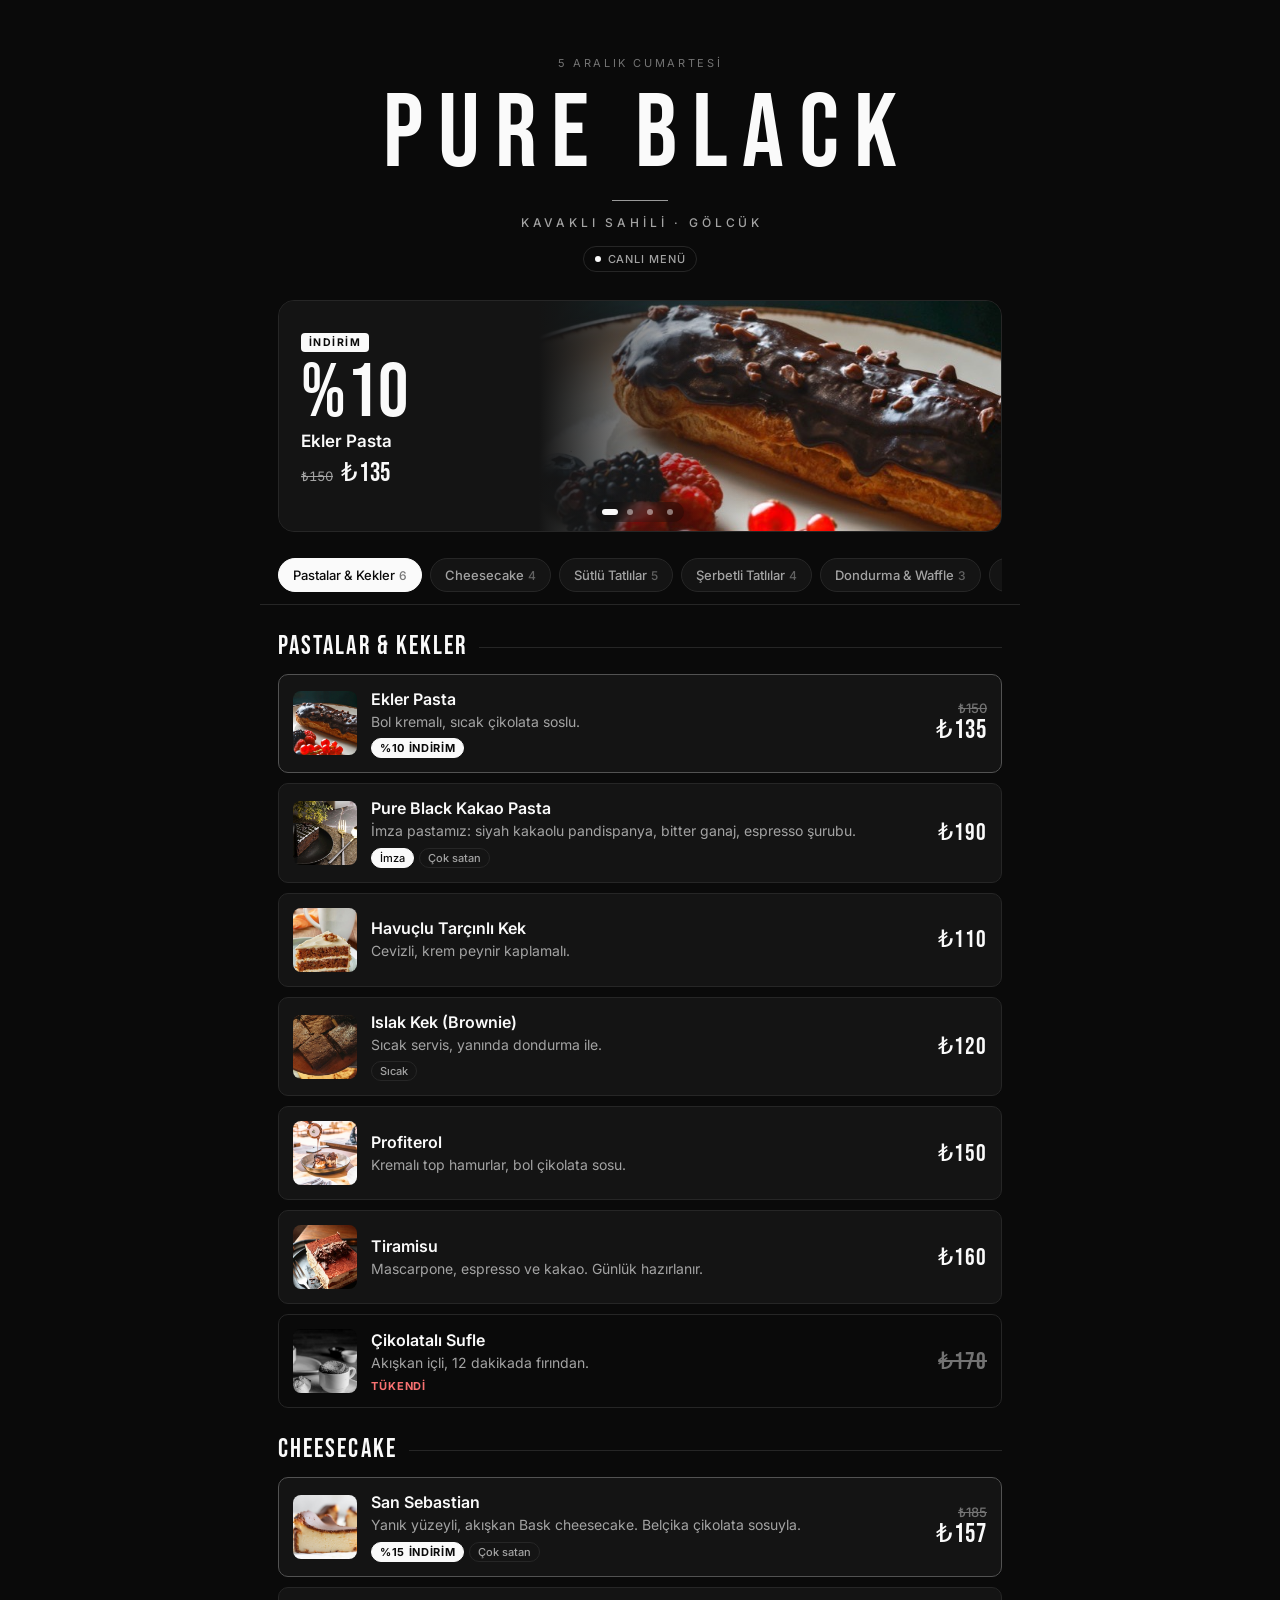
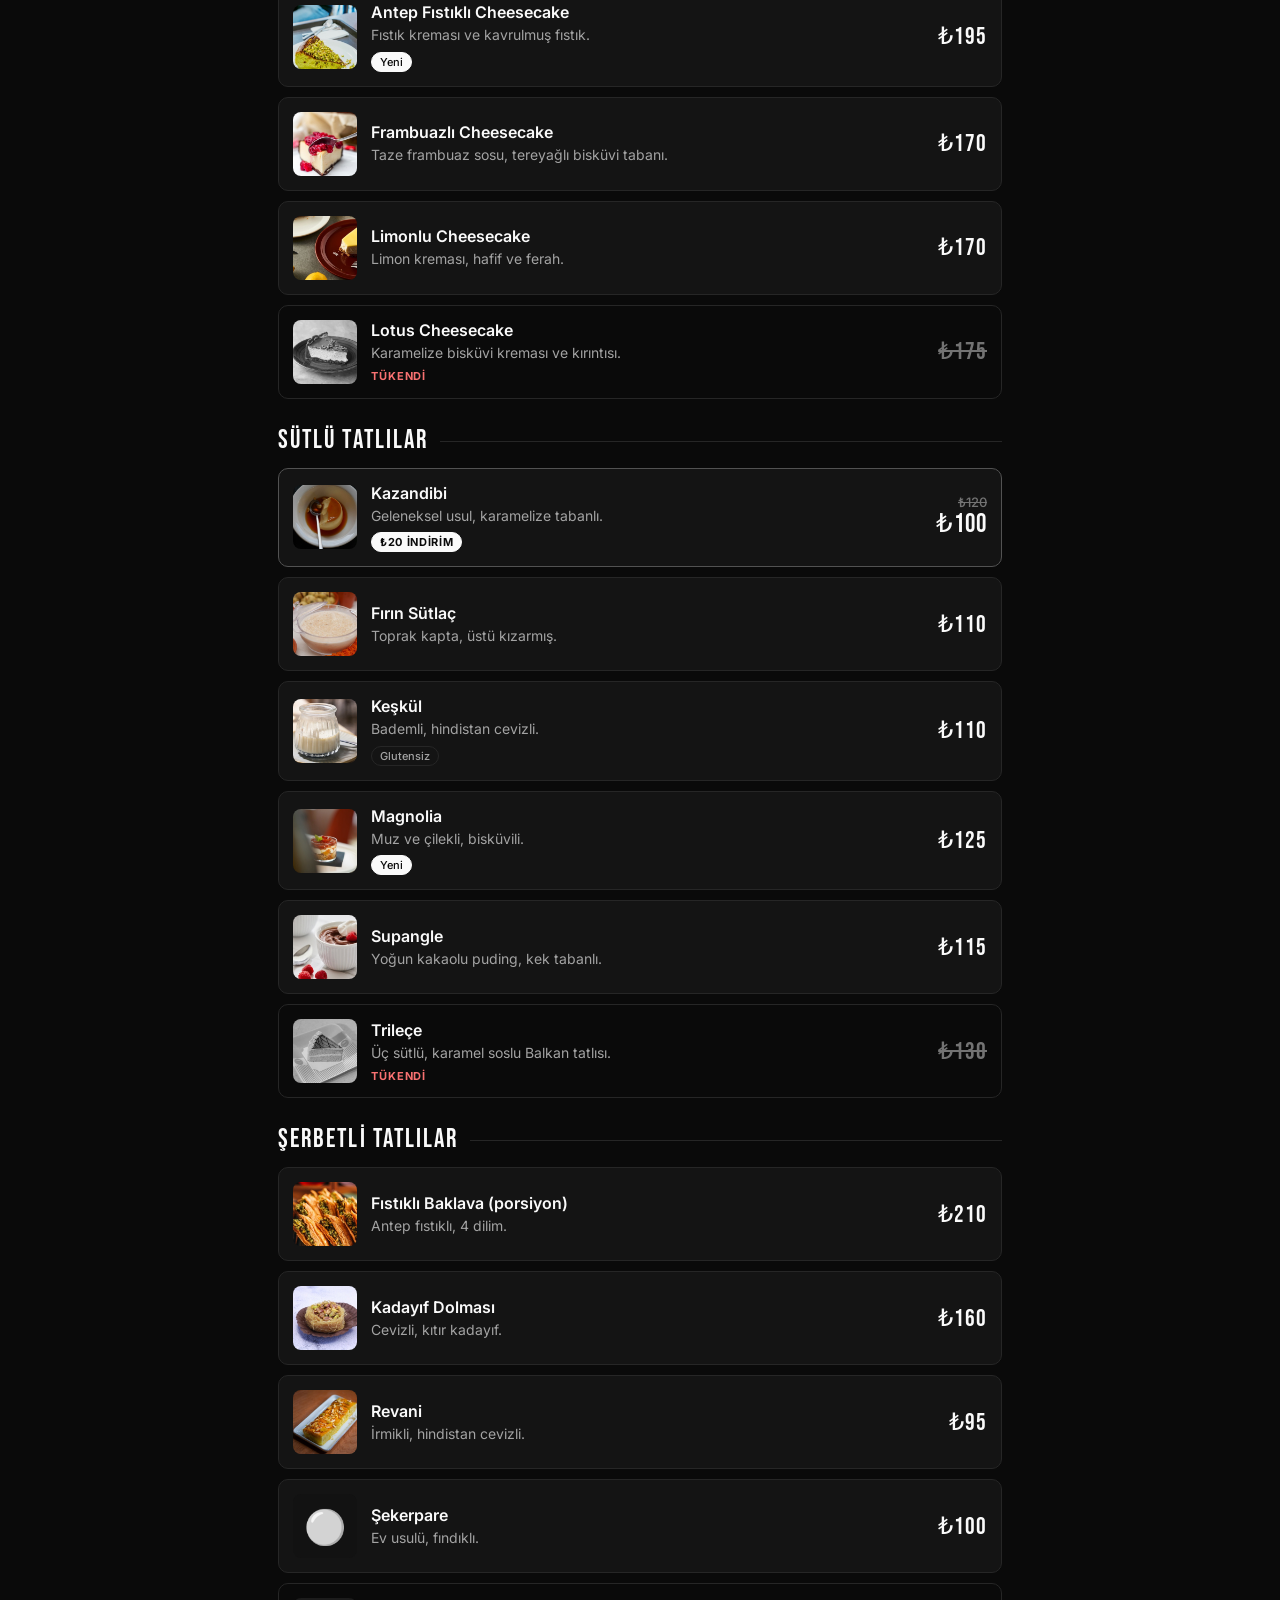
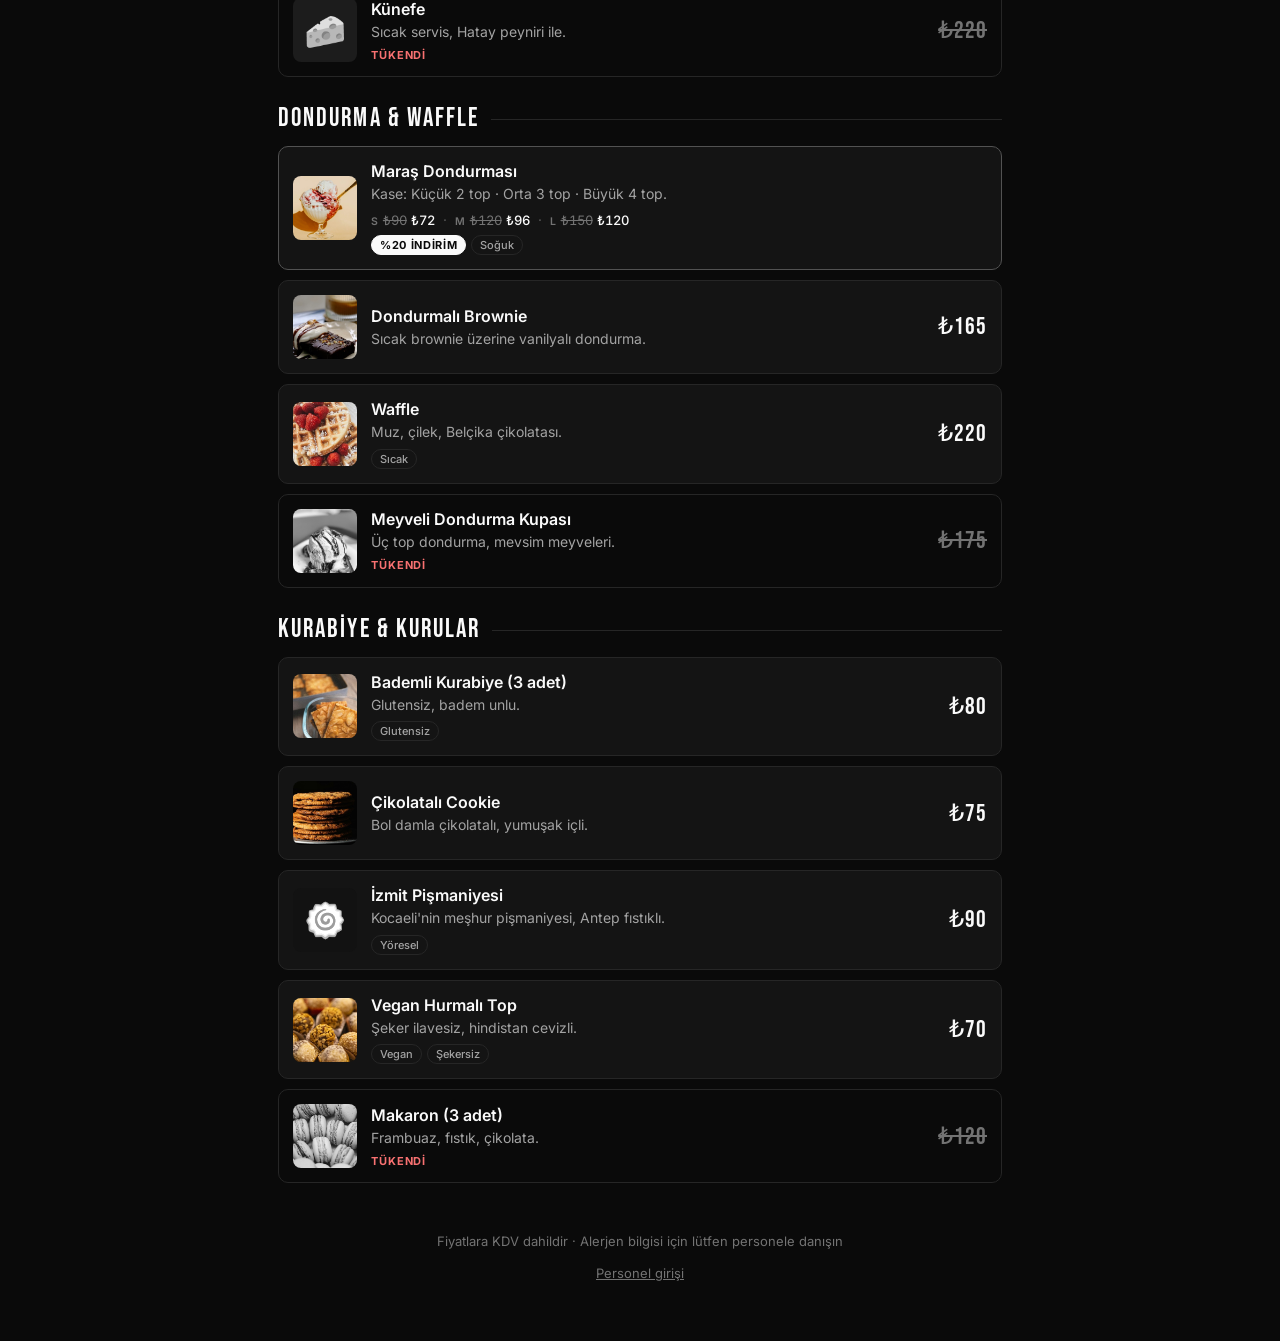
<file: index.html>
<!DOCTYPE html>
<html lang="tr">
<head>
  <meta charset="UTF-8" />
  <meta name="viewport" content="width=device-width, initial-scale=1" />
  <meta name="theme-color" content="#0a0a0a" />
  <title>Pure Black · Menü</title>
  <link rel="icon" type="image/svg+xml" href="favicon.svg" />
  <link rel="stylesheet" href="css/style.css" />
</head>
<body class="theme-dark">
  <main class="menu-wrap">
    <header class="hero">
      <div class="date" id="date"></div>
      <h1 id="cafeName">…</h1>
      <div class="rule"></div>
      <p id="tagline"></p>
      <div class="live" id="live">Canlı menü</div>
    </header>

    <section class="promo" id="promo" hidden aria-label="İndirimdeki tatlılar"></section>

    <div class="menu-nav" id="menuNav">
      <nav class="chips" id="chips" aria-label="Alt sekmeler"></nav>
    </div>
    <div id="menu"></div>

    <footer class="foot">
      Fiyatlara KDV dahildir · Alerjen bilgisi için lütfen personele danışın
      <br /><br /><a href="admin.html">Personel girişi</a>
    </footer>
  </main>

  <script type="module" src="js/menu.js"></script>
</body>
</html>
</file>
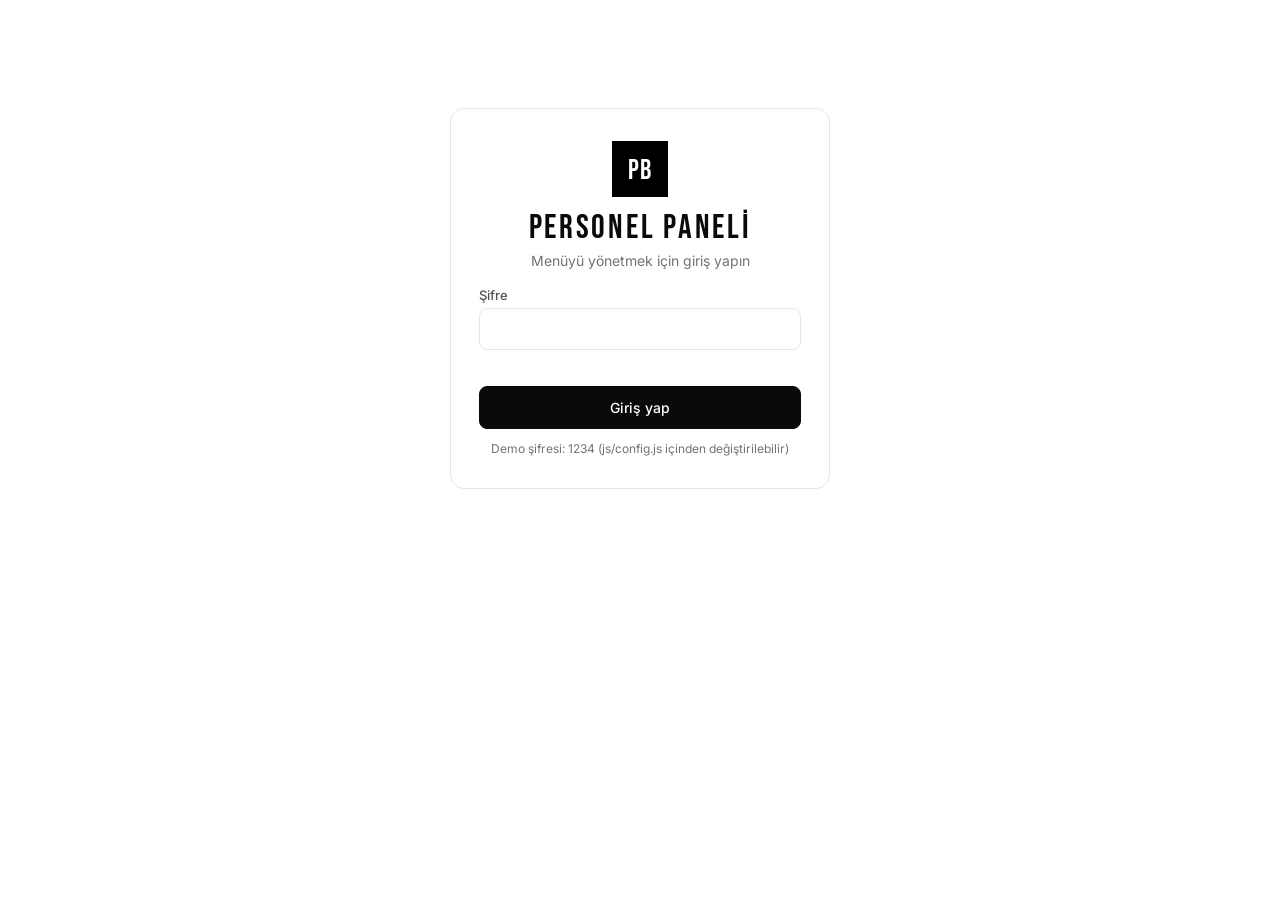
<file: admin.html>
<!DOCTYPE html>
<html lang="tr">
<head>
  <meta charset="UTF-8" />
  <meta name="viewport" content="width=device-width, initial-scale=1" />
  <meta name="robots" content="noindex" />
  <meta name="theme-color" content="#ffffff" />
  <title>Personel Paneli · Pure Black</title>
  <link rel="icon" type="image/svg+xml" href="favicon.svg" />
  <link rel="stylesheet" href="css/style.css" />
</head>
<body>
  <!-- GİRİŞ -->
  <section id="loginView" class="login hidden">
    <div class="logo-mark">PB</div>
    <h1>Personel Paneli</h1>
    <p>Menüyü yönetmek için giriş yapın</p>
    <form id="loginForm">
      <label class="field hidden" id="emailField"><span>E-posta</span><input type="email" name="email" autocomplete="username" /></label>
      <label class="field"><span id="passLabel">Şifre</span><input type="password" name="pass" required autocomplete="current-password" inputmode="numeric" /></label>
      <div class="err" id="loginErr"></div>
      <button class="btn primary" type="submit">Giriş yap</button>
    </form>
    <div class="hint" id="loginHint"></div>
  </section>

  <!-- PANEL -->
  <main id="appView" class="admin hidden">
    <header class="topbar">
      <div>
        <div class="brand" id="brand">…</div>
        <div class="sub" id="today"></div>
      </div>
      <span class="mode" id="mode"></span>
      <div class="sp"></div>
      <a class="btn" href="index.html" target="_blank">↗ Menüyü gör</a>
      <button class="btn" id="qrBtn">▦ QR kod</button>
      <button class="btn" id="tabsBtn">☰ Sekmeler</button>
      <button class="btn" id="settingsBtn">⚙ Ayarlar</button>
      <button class="btn ghost" id="logoutBtn">Çıkış</button>
    </header>

    <div class="stats">
      <div class="stat g"><div class="v" id="sActive">0</div><div class="l">Menüde aktif</div></div>
      <div class="stat a"><div class="v" id="sPassive">0</div><div class="l">Pasif / tükendi</div></div>
      <div class="stat"><div class="v" id="sToday">0</div><div class="l">Bugün aktife alınan</div></div>
      <div class="stat"><div class="v" id="sTotal">0</div><div class="l">Toplam ürün</div></div>
    </div>

    <div class="toolbar">
      <input class="search" id="q" type="search" placeholder="Ürün ara…" />
      <div class="seg" id="statusSeg">
        <button data-s="all" class="on">Hepsi</button>
        <button data-s="on">Aktif</button>
        <button data-s="off">Pasif</button>
      </div>
      <button class="btn primary" id="addBtn">＋ Ürün ekle</button>
    </div>
    <div class="toolbar">
      <button class="btn sm danger" id="dayEnd">☾ Gün sonu: hepsini pasif yap</button>      <div class="sp" style="flex:1"></div>
      <button class="btn sm" id="bannerBtn">⎙ İndirim afişleri</button>
      <button class="btn sm ghost" id="exportBtn">⬇ Yedek al</button>
      <label class="btn sm ghost">⬆ Yedek yükle<input type="file" id="importFile" accept="application/json" hidden /></label>
    </div>

    <div class="cat-filter" id="catFilter"></div>
    <div class="list" id="list"></div>
  </main>

  <div class="toasts" id="toasts"></div>
  <script type="module" src="js/admin.js"></script>
</body>
</html>
</file>
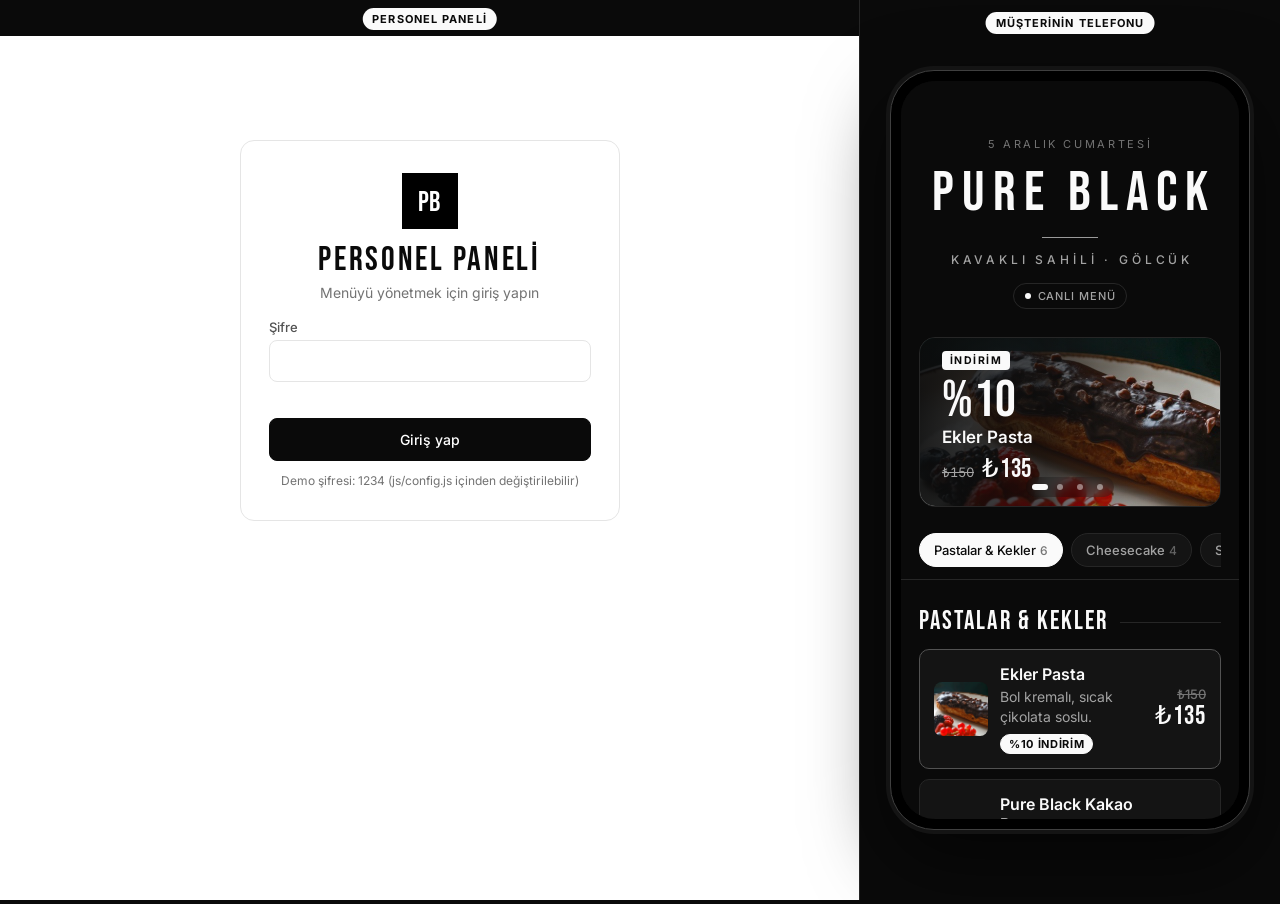
<file: sunum.html>
<!DOCTYPE html>
<html lang="tr">
<head>
  <meta charset="UTF-8" />
  <meta name="viewport" content="width=device-width, initial-scale=1" />
  <title>Sunum · Pure Black</title>
  <link rel="icon" type="image/svg+xml" href="favicon.svg" />
  <link rel="stylesheet" href="css/style.css" />
</head>
<body class="present-body">
  <!-- Solda personel paneli, sağda müşterinin telefonu. Soldaki her değişiklik sağda anında görünür. -->
  <div class="present">
    <div class="pane left">
      <span class="label">Personel paneli</span>
      <iframe src="admin.html" title="Personel paneli"></iframe>
    </div>
    <div class="pane right">
      <span class="label">Müşterinin telefonu</span>
      <div class="phone"><iframe src="index.html" title="Müşteri menüsü"></iframe></div>
    </div>
  </div>
</body>
</html>
</file>
<file: css/style.css>
@import url("https://fonts.googleapis.com/css2?family=Bebas+Neue&family=Inter:wght@400;500;600;700&display=swap");

/* Açık tema (personel paneli varsayılanı) — yalnızca siyah, beyaz, gri */
:root {
  --bg: #ffffff;
  --surface: #ffffff;
  --surface-2: #f5f5f5;
  --hover: #fafafa;
  --text: #0a0a0a;
  --text-2: #525252;
  --muted: #737373;
  --line: #e5e5e5;
  --line-strong: #a3a3a3;
  --invert-bg: #0a0a0a;
  --invert-text: #ffffff;
  --invert-hover: #262626;
  --field-bg: #ffffff;
  /* Tek renk istisnası: aktif / pasif durumu */
  --ok: #15803d;
  --no: #b91c1c;
  --radius: 10px;
  --shadow: none;
  --display: "Bebas Neue", "Archivo Black", Impact, sans-serif;
  --sans: "Inter", system-ui, -apple-system, sans-serif;
}
/* Koyu tema (müşteri menüsü) */
.theme-dark {
  --bg: #0a0a0a;
  --surface: #141414;
  --surface-2: #1c1c1c;
  --hover: #1a1a1a;
  --text: #fafafa;
  --text-2: #a3a3a3;
  --muted: #737373;
  --line: #262626;
  --line-strong: #525252;
  --invert-bg: #fafafa;
  --invert-text: #0a0a0a;
  --invert-hover: #e5e5e5;
  --field-bg: #141414;
  --ok: #4ade80;
  --no: #f87171;
  color-scheme: dark;
}
* { box-sizing: border-box; }
html, body { margin: 0; }
body {
  font-family: var(--sans);
  background: var(--bg);
  color: var(--text);
  -webkit-font-smoothing: antialiased;
}
button, input, select, textarea { font: inherit; color: inherit; }
button { cursor: pointer; }
a { color: inherit; }
.hidden { display: none !important; }

/* ================================================================ */
/*  MÜŞTERİ MENÜSÜ                                                   */
/* ================================================================ */
.menu-wrap { max-width: 760px; margin: 0 auto; padding: 0 18px 60px; }

.hero { text-align: center; padding: 56px 0 26px; }
.hero .date { font-size: 11px; letter-spacing: .24em; text-transform: uppercase; color: var(--muted); }
.hero h1 {
  font-family: var(--display); font-weight: 400; text-transform: uppercase;
  font-size: clamp(56px, 16vw, 104px); line-height: .9; margin: 18px 0 0;
  letter-spacing: .14em; padding-left: .14em; /* harf aralığını ortala */
}
.hero .rule { width: 56px; height: 1px; background: var(--text); margin: 18px auto 14px; opacity: .6; }
.hero p {
  margin: 0; color: var(--text-2); text-transform: uppercase;
  font-size: 12px; font-weight: 500; letter-spacing: .32em; padding-left: .32em;
}
.live {
  display: inline-flex; align-items: center; gap: 7px; margin-top: 16px;
  font-size: 11px; font-weight: 500; color: var(--text-2); letter-spacing: .08em; text-transform: uppercase;
  border: 1px solid var(--line); padding: 5px 11px; border-radius: 99px;
}
.live::before {
  content: ""; width: 6px; height: 6px; border-radius: 50%; background: var(--text);
  animation: pulse 1.8s infinite;
}
@keyframes pulse { 0%,100% { opacity: 1 } 50% { opacity: .3 } }

/* Ana sekmeler + alt sekme çipleri (birlikte yapışkan) */
.menu-nav {
  position: sticky; top: 0; z-index: 5;
  margin: 0 -18px; padding: 0 18px;
  background: var(--bg); border-bottom: 1px solid var(--line);
}
.chips {
  position: relative;
  display: flex; gap: 8px; overflow-x: auto; padding: 12px 0;
  scrollbar-width: none;
}
.chips::-webkit-scrollbar { display: none; }
.chip {
  flex: none; border: 1px solid var(--line); background: var(--surface); color: var(--text-2);
  padding: 8px 14px; border-radius: 99px; font-size: 13px; font-weight: 500; white-space: nowrap;
  transition: .15s;
}
.chip:hover { border-color: var(--line-strong); color: var(--text); }
.chip.on { background: var(--invert-bg); color: var(--invert-text); border-color: var(--invert-bg); }
.chip .n { opacity: .55; margin-left: 4px; font-size: 12px; }

.section { margin-top: 26px; }
.section h2 {
  font-family: var(--display); font-weight: 400; font-size: 26px; margin: 0 0 12px;
  letter-spacing: .08em; text-transform: uppercase;
  display: flex; align-items: baseline; gap: 12px;
}
.section h2::after { content: ""; flex: 1; border-bottom: 1px solid var(--line); transform: translateY(-6px); }

.card {
  display: grid; grid-template-columns: 64px 1fr auto; gap: 14px; align-items: center;
  background: var(--surface); border: 1px solid var(--line); border-radius: var(--radius);
  padding: 14px; margin-bottom: 10px; box-shadow: var(--shadow);
  animation: rise .35s ease both;
}
@keyframes rise { from { opacity: 0; transform: translateY(6px) } to { opacity: 1; transform: none } }
.thumb {
  width: 64px; height: 64px; border-radius: 8px; background: var(--surface-2);
  display: grid; place-items: center; font-size: 34px; overflow: hidden;
}
.thumb img { width: 100%; height: 100%; object-fit: cover; }
/* Emojiler tek renk; fotoğraflar renkli kalır */
.thumb:not(:has(img)) { filter: grayscale(1) contrast(1.1); }
.card h3 { margin: 0 0 3px; font-size: 16px; font-weight: 600; }
.card p { margin: 0; color: var(--text-2); font-size: 14px; line-height: 1.4; }
.sizes {
  display: flex; flex-wrap: wrap; align-items: baseline; gap: 4px 8px; margin-top: 8px;
  font-size: 13px; font-weight: 500; font-variant-numeric: tabular-nums; color: var(--text);
}
.sizes b { font-weight: 600; font-size: 10.5px; letter-spacing: .08em; color: var(--muted); margin-right: 4px; }
.sizes i { font-style: normal; color: var(--line-strong); }
.card.has-sizes { grid-template-columns: 64px 1fr; }
.card.out .sizes span { text-decoration: line-through; color: var(--muted); }
.price { font-family: var(--display); font-weight: 400; font-size: 24px; letter-spacing: .04em; white-space: nowrap; }
.tags { display: flex; flex-wrap: wrap; gap: 5px; margin-top: 7px; }
.tag {
  font-size: 11px; font-weight: 500; padding: 2px 8px; border-radius: 99px;
  border: 1px solid var(--line); color: var(--text-2);
}
.tag.new { background: var(--invert-bg); color: var(--invert-text); border-color: var(--invert-bg); }
.tag.fresh { border-color: var(--line-strong); color: var(--text); }
/* İndirim: siyah-beyaz, büyük harfli, kalın — "Yeni/İmza" etiketlerinden ayrışsın */
.tag.sale {
  background: var(--invert-bg); color: var(--invert-text); border-color: var(--invert-bg);
  font-weight: 700; letter-spacing: .06em; text-transform: uppercase;
}
.price.on-sale { display: flex; flex-direction: column; align-items: flex-end; line-height: 1; gap: 3px; }
.price.on-sale s { font-family: var(--sans); font-size: 13px; font-weight: 500; color: var(--muted); letter-spacing: 0; }
.price.on-sale .now { font-size: 26px; }
.sizes.on-sale s { color: var(--muted); font-weight: 400; margin-right: 4px; }
.card.on-sale { border-color: var(--line-strong); }
/* İndirim vitrini (başlığın altında kayan banner) */
.promo { position: relative; margin: 2px 0 14px; border-radius: 16px; overflow: hidden; border: 1px solid var(--line); background: var(--surface); }
.promo[hidden] { display: none; }
.promo-track {
  display: flex; overflow-x: auto; scroll-snap-type: x mandatory; scrollbar-width: none;
  overscroll-behavior-x: contain; outline: none;
}
.promo-track::-webkit-scrollbar { display: none; }
.promo-track:focus-visible { box-shadow: inset 0 0 0 2px var(--text); }
.promo-slide {
  position: relative; flex: 0 0 100%; scroll-snap-align: start; scroll-snap-stop: always;
  height: clamp(168px, 46vw, 230px); cursor: pointer; overflow: hidden; user-select: none;
  display: flex; align-items: center;
}
/* Fotoğraf: kırpılarak doldurur, asla esnemez; yazı tarafı koyu geçişle okunur kalır */
.promo-img { position: absolute; inset: 0; width: 100%; height: 100%; object-fit: cover; object-position: center; }
.promo-slide.has-photo::after {
  content: ""; position: absolute; inset: 0;
  background: linear-gradient(90deg, rgba(10,10,10,.92) 0%, rgba(10,10,10,.72) 42%, rgba(10,10,10,.15) 78%, rgba(10,10,10,0) 100%);
}
/* Geniş ekranda fotoğraf sağ tarafı kaplar, soldaki koyu zemine yumuşakça karışır (ince şerit gibi kırpılmasın) */
@media (min-width: 560px) {
  .promo-img { left: auto; width: 64%; }
  .promo-slide.has-photo::after { background: linear-gradient(90deg, var(--surface) 0%, var(--surface) 36%, rgba(20,20,20,.55) 48%, rgba(20,20,20,0) 66%); }
}
.promo-emoji {
  position: absolute; right: -2%; top: 50%; transform: translateY(-50%) rotate(-8deg);
  font-size: clamp(110px, 32vw, 170px); line-height: 1; opacity: .22; filter: grayscale(1) contrast(1.1);
}
.promo-text { position: relative; z-index: 1; padding: 18px 22px 30px; max-width: 70%; }
.promo-badge {
  display: inline-block; font-size: 10.5px; font-weight: 700; letter-spacing: .14em; text-transform: uppercase;
  background: #fafafa; color: #0a0a0a; padding: 3px 8px; border-radius: 4px;
}
.promo-amount { font-family: var(--display); font-size: clamp(52px, 15vw, 76px); line-height: .9; margin-top: 8px; letter-spacing: .01em; color: #fafafa; }
.promo-name { margin: 2px 0 6px; font-size: 17px; font-weight: 600; color: #fafafa; line-height: 1.2; }
.promo-price { display: flex; align-items: baseline; gap: 8px; font-variant-numeric: tabular-nums; }
.promo-price s { font-size: 13px; color: #a3a3a3; }
.promo-price b { font-family: var(--display); font-weight: 400; font-size: 26px; letter-spacing: .03em; color: #fafafa; }
/* Noktalar: yarı saydam zemin, görüntüyü kapatmaz */
.promo-dots {
  position: absolute; left: 50%; bottom: 9px; transform: translateX(-50%); z-index: 2;
  display: flex; gap: 2px; padding: 3px 5px; border-radius: 99px;
  background: rgba(10,10,10,.28); backdrop-filter: blur(6px); -webkit-backdrop-filter: blur(6px);
}
.promo-dots:empty { display: none; }
.promo-dots button { width: 18px; height: 14px; padding: 0; border: 0; background: none; display: grid; place-items: center; cursor: pointer; }
.promo-dots button::before {
  content: ""; width: 6px; height: 6px; border-radius: 99px; background: rgba(250,250,250,.45);
  transition: width .25s, background .25s;
}
.promo-dots button.on::before { width: 16px; background: #fafafa; }
.promo-dots button:focus-visible { outline: 2px solid #fafafa; outline-offset: -2px; border-radius: 99px; }
/* Oklar: yalnızca fareyle kullanılan ekranlarda, üzerine gelince */
.promo-nav {
  position: absolute; top: 50%; transform: translateY(-50%); z-index: 2; display: none;
  width: 36px; height: 36px; border-radius: 50%; border: 1px solid rgba(250,250,250,.25);
  background: rgba(10,10,10,.45); color: #fafafa; font-size: 22px; line-height: 1; padding-bottom: 3px;
  backdrop-filter: blur(6px); -webkit-backdrop-filter: blur(6px); opacity: 0; transition: opacity .2s;
}
.promo-nav { top: 12px; transform: none; width: 32px; height: 32px; font-size: 20px; }
.promo-nav.prev { right: 50px; } .promo-nav.next { right: 12px; }
@media (hover: hover) and (pointer: fine) {
  .promo-nav { display: grid; place-items: center; }
  .promo:hover .promo-nav, .promo-nav:focus-visible { opacity: 1; }
}
.promo.single .promo-nav { display: none; }

.card.out { opacity: .5; box-shadow: none; background: transparent; }
.card.out .thumb { filter: grayscale(1); }
.card.out .price { text-decoration: line-through; color: var(--muted); }
.soldout {
  font-size: 11px; font-weight: 700; letter-spacing: .08em; text-transform: uppercase;
  color: var(--no); margin-top: 6px;
}

.empty { text-align: center; color: var(--muted); padding: 60px 0; }
.empty .big { font-size: 48px; }
.foot { text-align: center; margin-top: 50px; font-size: 13px; color: var(--muted); }
.foot a { color: var(--muted); }

.flash { animation: flash 1.2s ease; }
@keyframes flash { 0% { box-shadow: 0 0 0 2px var(--text) } 100% { box-shadow: 0 0 0 2px transparent } }

/* ================================================================ */
/*  PERSONEL PANELİ                                                  */
/* ================================================================ */
.admin { max-width: 1040px; margin: 0 auto; padding: 0 20px 80px; }

.topbar {
  display: flex; align-items: center; gap: 12px; padding: 18px 0; flex-wrap: wrap;
}
.topbar .brand { font-family: var(--display); font-weight: 400; font-size: 28px; letter-spacing: .1em; text-transform: uppercase; line-height: 1; }
.topbar .sub { color: var(--muted); font-size: 13px; }
.topbar .sp { flex: 1; }
.mode {
  font-size: 11px; font-weight: 700; letter-spacing: .06em; text-transform: uppercase;
  padding: 4px 9px; border-radius: 6px; background: var(--surface-2); color: var(--text-2); border: 1px solid var(--line);
}
.mode.live { background: var(--invert-bg); color: var(--invert-text); border-color: var(--invert-bg); }

.btn {
  border: 1px solid var(--line); background: var(--surface); border-radius: 8px;
  padding: 9px 14px; font-weight: 500; font-size: 14px; display: inline-flex; align-items: center; gap: 6px;
  text-decoration: none; transition: .15s; white-space: nowrap;
}
.btn:hover { border-color: var(--text); }
.btn.primary { background: var(--invert-bg); color: var(--invert-text); border-color: var(--invert-bg); }
.btn.primary:hover { background: var(--invert-hover); border-color: var(--invert-hover); }
.btn.danger { color: var(--no); }
.btn.danger:hover { border-color: var(--no); }
.btn.ghost { border-color: transparent; background: transparent; }
.btn.sm { padding: 6px 10px; font-size: 13px; }

.stats { display: grid; grid-template-columns: repeat(4, 1fr); gap: 12px; margin: 6px 0 18px; }
.stat { background: var(--surface); border: 1px solid var(--line); border-radius: var(--radius); padding: 14px 16px; }
.stat .v { font-family: var(--display); font-size: 40px; font-weight: 400; line-height: 1; letter-spacing: .02em; }
.stat .l { color: var(--muted); font-size: 13px; }
.stat.g .v { color: var(--ok); }
.stat.a .v { color: var(--no); }

.toolbar { display: flex; gap: 10px; flex-wrap: wrap; align-items: center; margin-bottom: 10px; }
.search {
  flex: 1; min-width: 200px; border: 1px solid var(--line); background: var(--field-bg);
  border-radius: 8px; padding: 9px 12px;
}
.search:focus, .field input:focus, .field select:focus, .field textarea:focus { outline: 2px solid var(--text); outline-offset: -1px; }
.seg { display: inline-flex; border: 1px solid var(--line); border-radius: 8px; overflow: hidden; background: var(--surface); }
.seg button { border: 0; background: none; padding: 8px 12px; font-size: 14px; }
.seg button.on { background: var(--invert-bg); color: var(--invert-text); }

.cat-filter { display: flex; gap: 6px; align-items: center; overflow-x: auto; padding: 4px 0 12px; scrollbar-width: none; }
.chip-group {
  flex: none; margin-left: 10px; padding-left: 12px; border-left: 1px solid var(--line);
  font-size: 10.5px; font-weight: 700; letter-spacing: .1em; text-transform: uppercase; color: var(--muted);
}
.chip.is-hidden { border-style: dashed; color: var(--muted); }
.chip.disc-chip:not(.on) { border-color: var(--text); font-weight: 600; }

.list { background: var(--surface); border: 1px solid var(--line); border-radius: var(--radius); overflow: hidden; }
.group-h {
  display: flex; align-items: center; gap: 10px; padding: 10px 16px;
  background: var(--surface-2); border-bottom: 1px solid var(--line);
  font-size: 12px; font-weight: 700; color: var(--text); text-transform: uppercase; letter-spacing: .05em;
}
.group-h .gh-name { flex: 1; min-width: 0; }
.group-h .gh-count { font-weight: 400; white-space: nowrap; }
.group-h .sp { display: none; }
.group-h button { font-size: 12px; text-transform: none; letter-spacing: 0; }
.row {
  display: grid; grid-template-columns: 44px 1fr 90px 64px auto; gap: 14px; align-items: center;
  padding: 10px 16px; border-bottom: 1px solid var(--line); transition: background .2s;
}
.row:last-child { border-bottom: 0; }
.row:hover { background: var(--hover); }
.row.off .info, .row.off .thumb, .row.off .rp { opacity: .45; }
.row .thumb { width: 44px; height: 44px; font-size: 24px; border-radius: 10px; }
.row .name { font-weight: 600; }
.row .meta { font-size: 12.5px; color: var(--muted); }
.row .rp { font-weight: 600; font-variant-numeric: tabular-nums; text-align: right; }
.row .rp s { display: block; font-size: 11.5px; font-weight: 400; color: var(--muted); }
.tag.disc {
  display: inline-block; font-size: 10.5px; font-weight: 700; padding: 1px 6px; border-radius: 4px;
  background: var(--invert-bg); color: var(--invert-text); border: 0; vertical-align: 1px;
}
/* Ürün formu: indirim */
.disc-row { display: grid; grid-template-columns: 1fr auto auto; gap: 8px; align-items: center; }
.disc-row input, .disc-row select { width: 100%; border: 1px solid var(--line); background: var(--field-bg); border-radius: 8px; padding: 10px 12px; }
.disc-row select { width: auto; }
.disc-row input:focus, .disc-row select:focus { outline: 2px solid var(--text); outline-offset: -1px; }
.disc-preview { font-size: 13px; color: var(--text-2); margin-top: 6px; min-height: 18px; font-variant-numeric: tabular-nums; }
.disc-preview s { color: var(--muted); }
.disc-preview em { font-style: normal; color: var(--muted); }
.disc-preview.err { color: var(--no); }
/* Ürün formu: fotoğraf */
.photo-row { display: grid; grid-template-columns: 84px 1fr; gap: 12px; align-items: start; }
.photo-prev {
  width: 84px; height: 84px; border-radius: 10px; overflow: hidden; border: 1px solid var(--line);
  background: var(--surface-2); display: grid; place-items: center; font-size: 36px;
}
.photo-prev img { width: 100%; height: 100%; object-fit: cover; }
.photo-prev span { filter: grayscale(1) contrast(1.1); }
.photo-acts { display: grid; gap: 8px; min-width: 0; }
.photo-btns { display: flex; gap: 6px; flex-wrap: wrap; }
.photo-btns .btn[hidden] { display: none; }
.photo-acts input[name=image] { width: 100%; border: 1px solid var(--line); background: var(--field-bg); border-radius: 8px; padding: 9px 12px; font-size: 13.5px; }
.photo-acts input[name=image]:focus { outline: 2px solid var(--text); outline-offset: -1px; }
.photo-info { font-size: 12.5px; color: var(--muted); min-height: 16px; }
.photo-info.err { color: var(--no); }
/* Afiş seçimi */
.banner-pick { border: 1px solid var(--line); border-radius: var(--radius); max-height: 46vh; overflow: auto; }
.pick { display: grid; grid-template-columns: auto 1fr auto auto; gap: 10px; align-items: center; padding: 10px 12px; border-bottom: 1px solid var(--line); cursor: pointer; font-size: 14px; }
.pick:last-child { border-bottom: 0; }
.pick input { accent-color: var(--text); width: 16px; height: 16px; margin: 0; }
.pick-name { font-weight: 600; }
.pick-price { font-variant-numeric: tabular-nums; text-align: right; }
.pick-price s { color: var(--muted); font-weight: 400; margin-right: 4px; }
.layout-seg { display: grid; grid-template-columns: repeat(3, 1fr); width: 100%; }
.layout-seg label { position: relative; cursor: pointer; border-right: 1px solid var(--line); }
.layout-seg label:last-child { border-right: 0; }
.layout-seg input { position: absolute; opacity: 0; }
.layout-seg span { display: flex; flex-direction: column; align-items: center; padding: 10px 6px; font-size: 13.5px; font-weight: 600; }
.layout-seg small { font-weight: 400; font-size: 11.5px; color: var(--muted); }
.layout-seg input:checked + span { background: var(--invert-bg); color: var(--invert-text); }
.layout-seg input:checked + span small { color: inherit; opacity: .7; }
.layout-seg input:focus-visible + span { outline: 2px solid var(--text); outline-offset: -3px; }
.row .acts { display: flex; gap: 2px; }

/* iOS tarzı anahtar */
.switch { position: relative; width: 52px; height: 30px; flex: none; }
.switch input { opacity: 0; width: 0; height: 0; position: absolute; }
.switch span {
  position: absolute; inset: 0; background: #d4d4d4; border-radius: 99px; transition: .2s; cursor: pointer;
}
.switch span::before {
  content: ""; position: absolute; width: 24px; height: 24px; left: 3px; top: 3px;
  background: #fff; border-radius: 50%; transition: .2s; box-shadow: 0 1px 3px rgba(0,0,0,.2);
}
.switch input:checked + span { background: var(--invert-bg); }
.switch input:checked + span::before { transform: translateX(22px); }
.switch input:focus-visible + span { outline: 2px solid var(--text); outline-offset: 2px; }

/* Modal */
.backdrop {
  position: fixed; inset: 0; background: rgba(0,0,0,.5); z-index: 50;
  display: grid; place-items: center; padding: 16px; animation: fade .15s;
}
@keyframes fade { from { opacity: 0 } }
.modal {
  background: var(--surface); border-radius: 14px; width: 100%; max-width: 520px;
  max-height: 92vh; overflow: auto; padding: 22px; box-shadow: 0 20px 60px rgba(0,0,0,.25);
}
.modal h3 { font-family: var(--display); font-weight: 400; font-size: 30px; letter-spacing: .06em; text-transform: uppercase; margin: 0 0 16px; }
.modal.wide { max-width: 640px; }
.modal-sub { margin: -10px 0 16px; color: var(--muted); font-size: 13px; }

/* Sekmeler yönetimi */
.tab-list { border: 1px solid var(--line); border-radius: var(--radius); overflow: hidden; }
.tab-group-h {
  display: flex; justify-content: space-between; align-items: center; padding: 8px 12px;
  background: var(--surface-2); border-bottom: 1px solid var(--line);
  font-size: 11px; font-weight: 700; letter-spacing: .1em; text-transform: uppercase;
}
.tab-group-h span { font-weight: 500; letter-spacing: 0; text-transform: none; color: var(--muted); }
.tab-group-h.drop-before { box-shadow: inset 0 -2px 0 var(--text); }
.tab-empty { padding: 14px 12px; font-size: 13px; color: var(--muted); border-bottom: 1px solid var(--line); }
.tab-wrap { border-bottom: 1px solid var(--line); }
.tab-list > .tab-wrap:last-child, .tab-list > .tab-empty:last-child { border-bottom: 0; }
.tab-row { display: flex; align-items: center; gap: 10px; padding: 8px 10px 8px 12px; background: var(--surface); }
.tab-row[draggable="true"] { cursor: grab; }
.tab-row.dragging { opacity: .4; }
.tab-row.drop-before { box-shadow: inset 0 2px 0 var(--text); }
.tab-row.drop-after { box-shadow: inset 0 -2px 0 var(--text); }
.tab-row .grip { color: var(--line-strong); font-size: 12px; letter-spacing: -2px; user-select: none; }
.tab-name { flex: 1; min-width: 0; font-size: 14px; display: flex; align-items: center; gap: 6px; flex-wrap: wrap; }
.tab-name .cnt { color: var(--muted); }
.tab-row.is-hidden .tab-name b, .tab-row.is-hidden .cnt { color: var(--muted); }
.tab-name .ren { flex: 1; min-width: 120px; border: 1px solid var(--text); border-radius: 6px; padding: 6px 8px; background: var(--field-bg); }
.tab-row select { border: 1px solid var(--line); border-radius: 6px; padding: 5px 6px; font-size: 12.5px; background: var(--field-bg); }
.tab-acts { display: flex; gap: 2px; }
.ib {
  width: 30px; height: 30px; border-radius: 6px; border: 1px solid transparent; background: none;
  display: grid; place-items: center; font-size: 14px; color: var(--text);
}
.ib:hover:not(:disabled) { border-color: var(--line); background: var(--surface-2); }
.ib:disabled { opacity: .25; cursor: default; }
.ib.emo { filter: grayscale(1); }
.ib.off { opacity: .35; }
.badge {
  display: inline-block; font-size: 10px; font-weight: 700; letter-spacing: .06em; text-transform: uppercase;
  padding: 1px 6px; border-radius: 4px; border: 1px solid var(--line-strong); color: var(--text-2);
}
.del-panel { padding: 12px 14px 14px 36px; background: var(--surface-2); border-top: 1px dashed var(--line); font-size: 13.5px; }
.del-q { margin-bottom: 8px; }
.radio { display: flex; align-items: center; gap: 8px; flex-wrap: wrap; margin: 6px 0; cursor: pointer; }
.radio.disabled { opacity: .45; cursor: default; }
.radio input { accent-color: var(--text); margin: 0; }
.radio select { border: 1px solid var(--line); border-radius: 6px; padding: 5px 6px; background: var(--field-bg); }
.del-acts { display: flex; gap: 8px; justify-content: flex-end; margin-top: 10px; }
.btn.danger-solid { background: var(--no); border-color: var(--no); color: #fff; }
.btn.danger-solid:hover { filter: brightness(.9); }
.tab-new { display: flex; gap: 8px; margin-top: 12px; }
.tab-new input { flex: 1; border: 1px dashed var(--line-strong); border-radius: 8px; padding: 10px 12px; background: var(--field-bg); }
.tab-new input:focus { outline: 2px solid var(--text); outline-offset: -1px; border-style: solid; }
.tab-new select { border: 1px solid var(--line); border-radius: 8px; padding: 0 8px; background: var(--field-bg); }
.field { display: block; margin-bottom: 12px; }
.field > span { display: block; font-size: 13px; font-weight: 500; color: var(--text-2); margin-bottom: 5px; }
.field input, .field select, .field textarea {
  width: 100%; border: 1px solid var(--line); background: var(--field-bg); border-radius: 8px; padding: 10px 12px;
}
.field textarea { resize: vertical; min-height: 64px; }
.grid2 { display: grid; grid-template-columns: 1fr 1fr; gap: 12px; }
.field select { appearance: auto; }
.new-cat { display: grid; grid-template-columns: 2fr 1fr; gap: 12px; padding: 12px 12px 0; margin: -4px 0 12px; border: 1px dashed var(--line-strong); border-radius: 8px; }
.new-cat.hidden { display: none; }
.grid3 { display: grid; grid-template-columns: repeat(3, 1fr); gap: 10px; }
.field.disabled { opacity: .4; }
.emojis { display: flex; flex-wrap: wrap; gap: 6px; }
.emojis button {
  width: 38px; height: 38px; border-radius: 10px; border: 1px solid var(--line); background: var(--surface); font-size: 20px;
  filter: grayscale(1) contrast(1.1);
}
.emojis button.on { border-color: var(--text); background: var(--surface-2); box-shadow: inset 0 0 0 1px var(--text); }
.checks { display: flex; flex-wrap: wrap; gap: 6px; }
.checks label {
  font-size: 13px; border: 1px solid var(--line); border-radius: 99px; padding: 5px 11px; cursor: pointer; background: var(--surface);
}
.checks input { display: none; }
.checks label:has(input:checked) { background: var(--invert-bg); color: var(--invert-text); border-color: var(--invert-bg); }
.inline { display: flex; align-items: center; gap: 10px; font-size: 14px; margin: 8px 0 14px; }
.modal .actions { display: flex; gap: 8px; justify-content: flex-end; margin-top: 18px; }

/* Giriş */
.login {
  max-width: 380px; margin: 12vh auto; background: var(--surface); border: 1px solid var(--line);
  border-radius: 14px; padding: 32px 28px; text-align: center;
}
.logo-mark {
  width: 56px; height: 56px; margin: 0 auto 6px; display: grid; place-items: center;
  background: #000; color: #fff; font-family: var(--display); font-size: 28px; letter-spacing: .02em; padding-top: 3px;
}
.login h1 { font-family: var(--display); font-weight: 400; font-size: 34px; letter-spacing: .08em; text-transform: uppercase; margin: 10px 0 4px; }
.login p { color: var(--muted); margin: 0 0 18px; font-size: 14px; }
.login .field { text-align: left; }
.login .btn { width: 100%; justify-content: center; padding: 12px; }
.err { color: var(--no); font-size: 13px; min-height: 18px; margin: 6px 0; }
.hint { font-size: 12px; color: var(--muted); margin-top: 12px; }

/* Toast */
.toasts { position: fixed; bottom: 20px; left: 50%; transform: translateX(-50%); z-index: 60; display: grid; gap: 8px; }
.toast {
  background: var(--invert-bg); color: var(--invert-text); padding: 10px 16px; border-radius: 8px; font-size: 14px;
  box-shadow: 0 8px 24px rgba(0,0,0,.2); animation: rise .2s; display: flex; gap: 12px; align-items: center;
}
.toast button { background: none; border: 0; color: inherit; font-weight: 700; text-decoration: underline; text-underline-offset: 3px; padding: 0; }

.qr { text-align: center; }
.qr img { width: 220px; height: 220px; border-radius: 8px; background: #fff; padding: 10px; border: 1px solid var(--line); }
.qr code { display: block; margin-top: 10px; font-size: 12px; word-break: break-all; color: var(--text-2); }

@media (max-width: 520px) {
  /* Ürün formu: kategori/fiyat ve yeni kategori alanları alt alta */
  .grid2, .new-cat { grid-template-columns: 1fr; }
}
@media (max-width: 720px) {
  .tab-row { flex-wrap: wrap; }
  .tab-name { flex-basis: calc(100% - 40px); }
  .tab-row select { margin-left: auto; }
  .del-panel { padding-left: 14px; }
  .stats { grid-template-columns: repeat(2, 1fr); }
  .row { grid-template-columns: 40px 1fr auto; gap: 10px; }
  .row .rp { display: none; }
  .row .acts { grid-column: 2 / 4; justify-content: flex-start; margin-top: -4px; }
  .row .switch { grid-column: 3; grid-row: 1; }
  .card { grid-template-columns: 54px 1fr auto; gap: 12px; }
  .card.has-sizes { grid-template-columns: 54px 1fr; }
  .thumb { width: 54px; height: 54px; font-size: 28px; }
}

/* ================================================================ */
/*  SUNUM EKRANI                                                     */
/* ================================================================ */
.present { display: grid; grid-template-columns: 1fr 420px; height: 100vh; gap: 0; }
.present .pane { position: relative; height: 100vh; }
.present-body { background: #0a0a0a; }
.present iframe { border: 0; width: 100%; height: 100%; background: #fff; }
.present .left { border-right: 1px solid #262626; }
.present .right { display: grid; place-items: center; background: #0a0a0a; }
.present .right iframe { background: #0a0a0a; }
.phone {
  width: 360px; height: min(760px, 88vh); border-radius: 44px; background: #000; padding: 10px;
  border: 1px solid #3f3f3f; box-shadow: 0 0 0 4px #141414, 0 30px 80px rgba(0,0,0,.6);
}
.phone iframe { border-radius: 34px; }
.present .label {
  position: absolute; top: 12px; left: 50%; transform: translateX(-50%); z-index: 2;
  font-size: 11px; font-weight: 700; letter-spacing: .1em; text-transform: uppercase;
  background: #0a0a0a; color: #fafafa; padding: 4px 10px; border-radius: 99px;
}
.present .right .label { background: #fafafa; color: #0a0a0a; }
/* Sol panelin etiketi kendi şeridinde: panelin üst çubuğunu örtmesin */
.present .left { padding-top: 36px; background: #0a0a0a; }
.present .left .label { top: 8px; background: #fafafa; color: #0a0a0a; }
@media (max-width: 900px) { .present { grid-template-columns: 1fr; height: auto; } .present .pane { height: 90vh; } }

@media print {
  body * { visibility: hidden; }
  .qr, .qr * { visibility: visible; }
  .qr { position: fixed; inset: 0; display: grid; place-content: center; }
}
</file>
